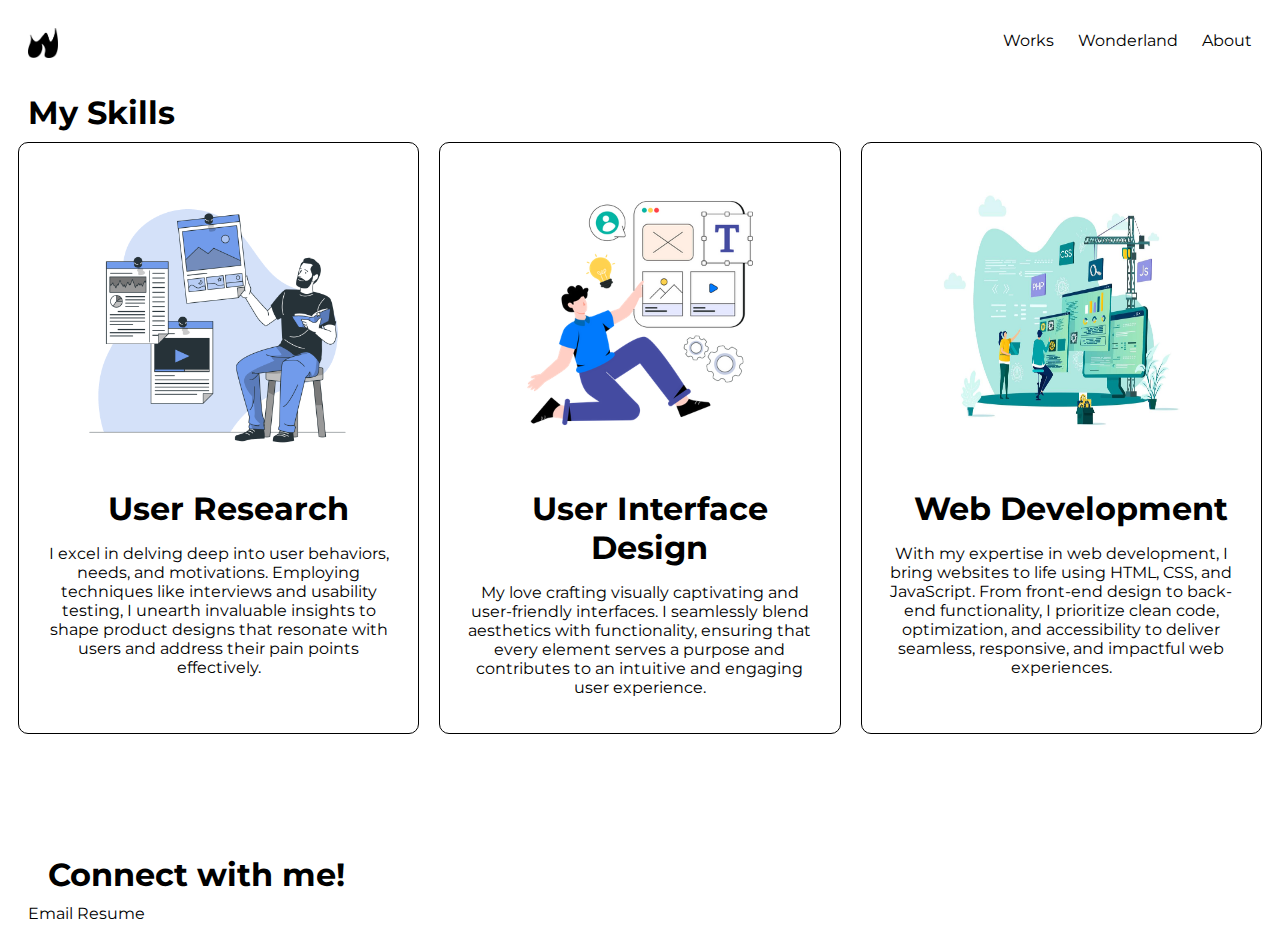
<file: index.html>
<!DOCTYPE html>
<html>
<head>
<title>Wonton</title>
    <link rel="stylesheet" href="css/style.css">
    <link href="https://fonts.googleapis.com/css2?family=Montserrat:wght@400;500;700&display=swap" rel="stylesheet">
</head>
<body>
    <div class="navigation">
        <div class="logo">
            <img src="images/wonchoilogo.png" alt="wonchoilogo.png">
        </div>
        <nav class="nav-menu">
            <ul>
                <li><a href="myworks.html">Works</a></li>
                <li><a href="#">Wonderland</a></li>
                <li><a href="index.html">About</a></li>
            </ul>
        </nav>
    </div>
    <section>
        <h1>My Skills</h1>
        <div class="flex-container">
            <div class="skill">
                <img class="userresearch" src="images/userresearchimg.png" alt="skill1">
                <h1>User Research</h1>
                <p>I excel in delving deep into user behaviors, needs, and motivations. Employing techniques like interviews and usability testing, I unearth invaluable insights to shape product designs that resonate with users and address their pain points effectively.</p>
            </div>
            <div class="skill">
                <img src="images/uidesignimg.png" alt="skill2">
                <h1>User Interface Design</h1>
                <p>My love crafting visually captivating and user-friendly interfaces. I seamlessly blend aesthetics with functionality, ensuring that every element serves a purpose and contributes to an intuitive and engaging user experience.</p>
            </div>
            <div class="skill">
                <img src="images/webdevelopmentimg.jpeg" alt="skill3">
                <h1>Web Development</h1>
                <p>With my expertise in web development, I bring websites to life using HTML, CSS, and JavaScript. From front-end design to back-end functionality, I prioritize clean code, optimization, and accessibility to deliver seamless, responsive, and impactful web experiences.</p>
            </div>
        </div>
    </section>
        <footer>
            <h1>Connect with me!</h1>
            <div class="footer-links">
                <a href="#">Email</a>
                <a href="#">Resume</a>
            </div>
        </footer>
</body>
</html>
</file>
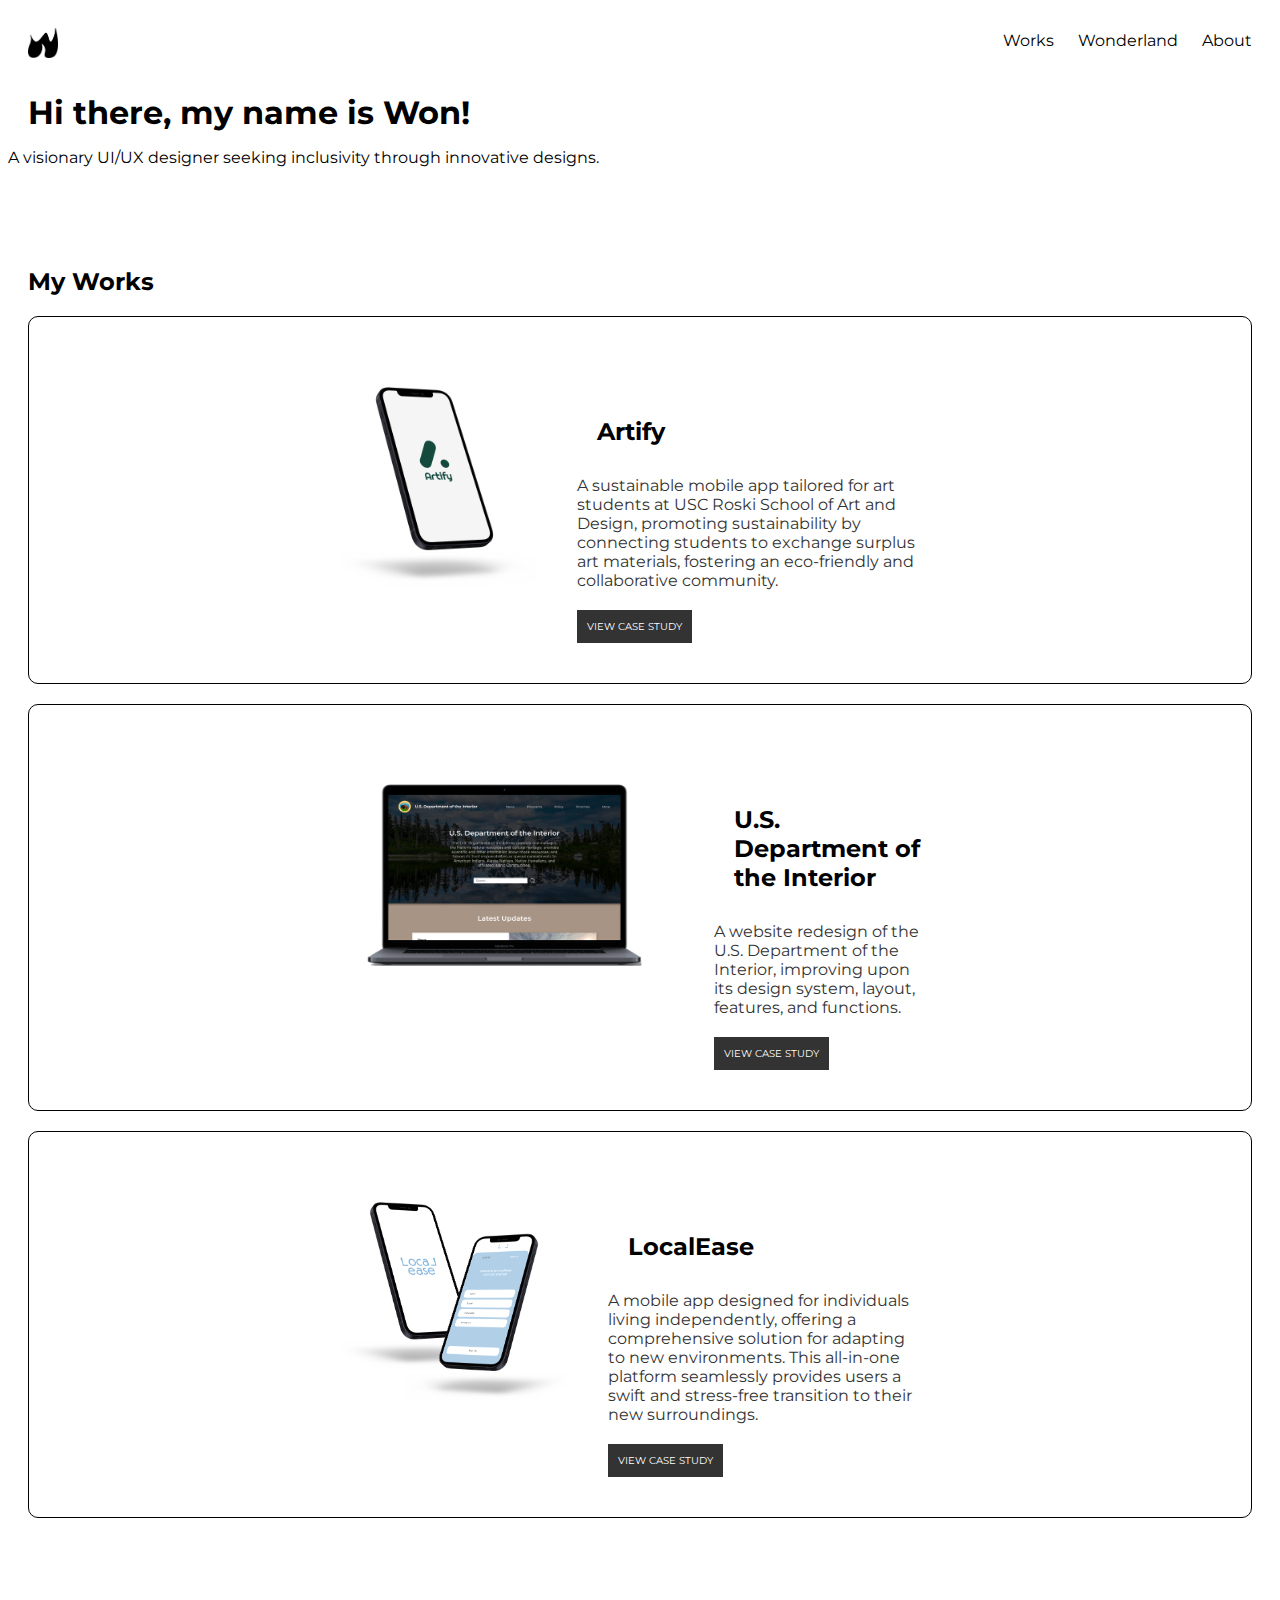
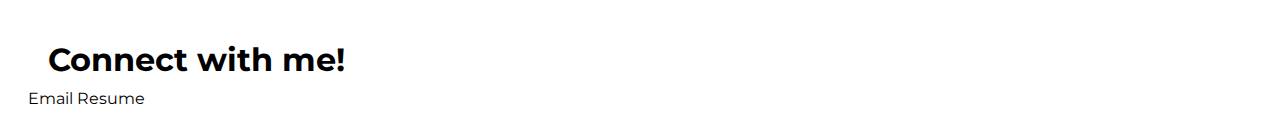
<file: myworks.html>
<!DOCTYPE html>
<html>
<head>
<title>Won Choi's Portfolio - My Works</title>
    <link rel="stylesheet" href="css/worksstyle.css">
    <link href="https://fonts.googleapis.com/css2?family=Montserrat:wght@400;500;700&display=swap" rel="stylesheet">
</head>
<body>
    <div class="navigation">
        <div class="logo">
            <img src="images/wonchoilogo.png" alt="wonchoilogo.png">
        </div>
        <nav class="nav-menu">
            <ul>
                <li><a href="myworks.html">Works</a></li>
                <li><a href="#">Wonderland</a></li>
                <li><a href="index.html">About</a></li>
            </ul>
        </nav>
    </div>
    <h1 id="hithere">Hi there, my name is Won!</h1>
    <p id="visionary">A visionary UI/UX designer seeking inclusivity through innovative designs.</p>
    <div>
        <h2>My Works</h2>
    </div>
    <section class="content-section">
        <div class="content">
            <img class="artifyimg" src="images/artify18.png" alt="artify.png">
            <div class="text-content">
                <h2>Artify</h2>
                <p id="artifydescription">A sustainable mobile app tailored for art students at USC Roski School of Art and Design, promoting sustainability by connecting students to exchange surplus art materials, fostering an eco-friendly and collaborative community.</p>
                <button>VIEW CASE STUDY</button>
            </div>
        </div>
    </section>
    <section class="content-section">
        <div class="content">
            <img class="usdoiimg" src="images/usdoi18.png" alt="usdoi.png">
            <div class="text-content">
                <h2>U.S. Department of the Interior</h2>
                <p>A website redesign of the U.S. Department of the Interior, improving upon its design system, layout, features, and functions.</p>
                <button>VIEW CASE STUDY</button>
            </div>
        </div>
    </section>
    <section class="content-section">
        <div class="content">
            <img src="images/localease18.png" alt="localease.png">
            <div class="text-content">
                <h2>LocalEase</h2>
                <p>A mobile app designed for individuals living independently, offering a comprehensive solution for adapting to new environments. This all-in-one platform seamlessly provides users a swift and stress-free transition to their new surroundings.</p>
                <button>VIEW CASE STUDY</button>
            </div>
        </div>
    </section>
        <footer>
            <h1>Connect with me!</h1>
            <div class="footer-links">
                <a href="#">Email</a>
                <a href="#">Resume</a>
            </div>
        </footer>
</body>
</html>
</file>
<file: css/style.css>
.navigation {
    color: #fff;
    padding: 10px 20px;
    display: flex;
    justify-content: space-between;
    align-items: center; 
}
.logo img {
    width: 30px; 
    height: auto;
    padding-right: 30px;
    padding-top: 10px;
}
.nav-menu ul {
    list-style-type: none;
    padding: 0;
    margin: 0;
}

.nav-menu ul li {
    display: inline-block;
    margin-left: 20px;
}

.nav-menu ul li:first-child {
    margin-left: 0;
}

.nav-menu ul li a {
    text-decoration: none; 
    color: #000000; 
}
footer {
    background-color: #ffffff; 
    color: #000000; 
    padding-top: 100px; 
    padding-left: 20px;
}

h1 {
    margin-bottom: 10px;
    padding-left: 20px; 
}
.footer-links {
    display: inline-block;
}

.footer-links a {
    color: #000000; 
    text-decoration: none; 
}

.footer-links a:last-child {
    margin-right: 0; 
}
.flex-container {
    display: flex; /* Use flexbox */
}

.skill {
    flex: 1; /* Each skill takes up equal space */
    margin: 0 10px; /* Add spacing between skills */
    text-align: center; /* Center align content */
    border: 1.5px solid #000; /* Add black border */
    padding: 20px; /* Add padding for better spacing */
    border-radius: 10px;
    box-sizing: border-box; /* Include border in the element's total width and height */
}

.skill img {
    width: 300px; /* Adjust image size as needed */
    height: 300px;
}
body, h1, h2, h3, h4, h5, h6, p, a {
    font-family: 'Montserrat', sans-serif;
}

/* For specific elements */
.navigation, footer {
    font-family: 'Montserrat', sans-serif;
}
/* Mobile Media Query */
@media only screen and (max-width: 600px) {
    .navigation {
        flex-direction: column;
        align-items: flex-start;
    }

    .logo img {
        padding-right: 0;
    }

    .nav-menu ul li {
        display: block;
        margin-left: 0;
        margin-top: 10px;
    }

    footer {
        padding-left: 10px;
    }

    h1 {
        padding-left: 10px;
    }

    .content-section {
        flex-direction: column;
    }

    .content img {
        margin-right: 0;
        margin-top: 0;
    }

    .text-content {
        margin-left: 0;
    }
}
</file>
<file: css/worksstyle.css>
.navigation {
    color: #fff;
    padding: 10px 20px;
    display: flex;
    justify-content: space-between;
    align-items: center;
}

.logo img {
    width: 30px;
    height: auto;
    padding-right: 30px;
    padding-top: 10px;
}

.nav-menu ul {
    list-style-type: none;
    padding: 0;
    margin: 0;
}

.nav-menu ul li {
    display: inline-block;
    margin-left: 20px;
}

.nav-menu ul li:first-child {
    margin-left: 0;
}

.nav-menu ul li a {
    text-decoration: none;
    color: #000000;
}

footer {
    background-color: #ffffff;
    color: #000000;
    padding-top: 100px;
    padding-left: 20px;
}

h1 {
    margin-bottom: 10px;
    padding-left: 20px;
}

.footer-links {
    display: inline-block;
}

.footer-links a {
    color: #000000;
    text-decoration: none;
}

.footer-links a:last-child {
    margin-right: 0;
}

.heroImg .content {
    display: flex;
    align-items: center;
}

.wonphoto {
    width: 300px;
    height: auto;
    padding-top: 100px;
}

.text-content {
    margin-left: 20px;
}

.text-content h1,
.text-content p {
    display: inline-block;
    margin: 0;
    margin-right: 20px;
    padding-top: 10px;
}

h2 {
    padding-left: 20px;
    margin-top: 100px;
}

.content-section {
    border: 1.5px solid #000;
    border-radius: 10px;
    margin-left: 20px;
    margin-right: 20px;
    margin-top: 20px;
    display: flex;
    align-items: center;
}
.content-section button {
    background-color: #333;
    color: #fff;
    border: none;
    padding: 10px;
    margin-top: 20px;
    margin-bottom: 20px;
    font-size: 10px;
    font-family: 'Montserrat', sans-serif;
}
.content {
    max-width: 600px;
    margin: 0 auto;
    display: flex;
    margin-bottom: 20px;
}

.content img {
    width: auto;
    height: 200px;
    margin-right: 20px;
    margin-top: 70px;
}

.content h2 {
    color: #000;
}

.content p {
    color: #333;
}

body,
h1,
h2,
h3,
h4,
h5,
h6,
p,
a {
    font-family: 'Montserrat', sans-serif;
}

/* For specific elements */
.navigation,
footer {
    font-family: 'Montserrat', sans-serif;
}

/* Mobile Media Query */
@media only screen and (max-width: 600px) {
    .navigation {
        flex-direction: column;
        align-items: flex-start;
    }

    .logo img {
        padding-right: 0;
    }

    .nav-menu ul li {
        display: block;
        margin-left: 0;
        margin-top: 10px;
    }

    footer {
        padding-left: 10px;
    }

    h1 {
        padding-left: 10px;
    }

    .content-section {
        flex-direction: column;
    }

    .content img {
        margin-right: 0;
        margin-top: 0;
    }

    .text-content {
        margin-left: 0;
    }
}
</file>
